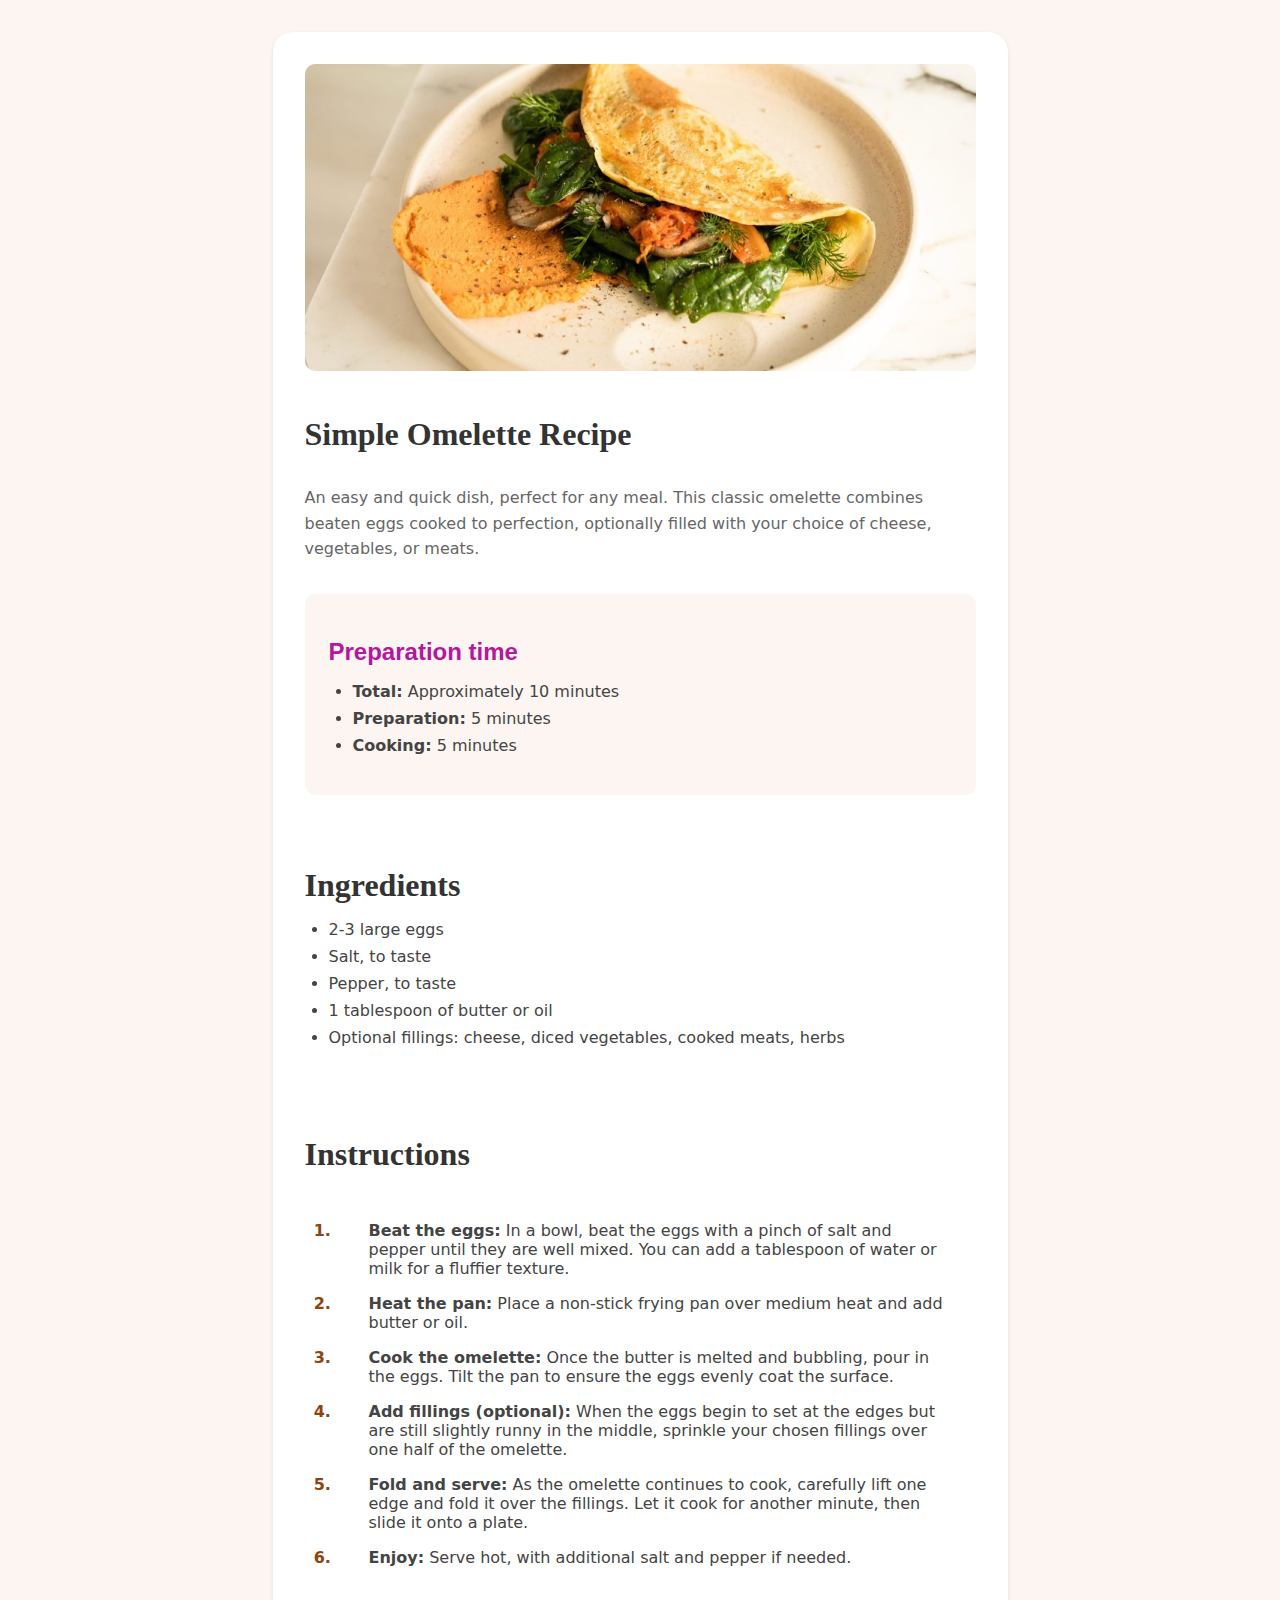
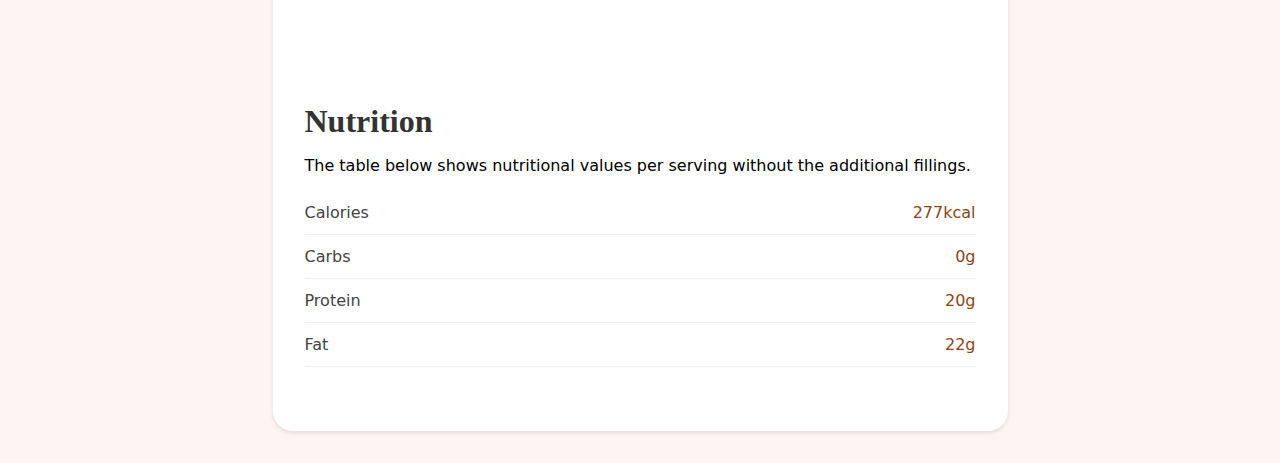
<file: index.html>
<!DOCTYPE html>
<html>
<head>
    <meta name="viewport" content="width=device-width, initial-scale=1.0">
    <title>Simple Omelette Recipe</title>
    <link rel="stylesheet" href="styles.css">
</head>
<body>
    <div class="recipe-card">
        <img src="images/image-omelette.jpeg" alt="Omelette" class="recipe-image">
        
        <h1>Simple Omelette Recipe</h1>
        
        <p class="description">
            An easy and quick dish, perfect for any meal. This classic omelette combines beaten eggs
            cooked to perfection, optionally filled with your choice of cheese, vegetables, or meats.
        </p>

        <div class="section prep-time">
            <h2>Preparation time</h2>
            <ul>
                <li><b>Total:</b> Approximately 10 minutes</li>
                <li><b>Preparation:</b> 5 minutes</li>
                <li><b>Cooking:</b> 5 minutes</li>
            </ul>
        </div>
        <br>
        <div class="section">
            <h1>Ingredients</h1>
            <ul>
                <li>2-3 large eggs</li>
                <li>Salt, to taste</li>
                <li>Pepper, to taste</li>
                <li>1 tablespoon of butter or oil</li>
                <li>Optional fillings: cheese, diced vegetables, cooked meats, herbs</li>
            </ul>
        </div>
        <br>
        <div class="section">
            <h1>Instructions</h1>
            <ol class="instructions">
                <li><b>Beat the eggs:</b> In a bowl, beat the eggs with a pinch of salt and pepper until they are well mixed. You can add a tablespoon of water or milk for a fluffier texture.</li>
                <li><b>Heat the pan:</b> Place a non-stick frying pan over medium heat and add butter or oil.</li>
                <li><b>Cook the omelette:</b> Once the butter is melted and bubbling, pour in the eggs. Tilt the pan to ensure the eggs evenly coat the surface.</li>
                <li><b>Add fillings (optional):</b> When the eggs begin to set at the edges but are still slightly runny in the middle, sprinkle your chosen fillings over one half of the omelette.</li>
                <li><b>Fold and serve:</b> As the omelette continues to cook, carefully lift one edge and fold it over the fillings. Let it cook for another minute, then slide it onto a plate.</li>
                <li><b>Enjoy:</b> Serve hot, with additional salt and pepper if needed.</li>
            </ol>
        </div>
    <br/>
        <div class="section">
            <h1>Nutrition</h1>
            <p>The table below shows nutritional values per serving without the additional fillings.</p>
            <table class="nutrition-table">
                <tr>
                    <td>Calories</td>
                    <td>277kcal</td>
                </tr>
                <tr>
                    <td>Carbs</td>
                    <td>0g</td>
                </tr>
                <tr>
                    <td>Protein</td>
                    <td>20g</td>
                </tr>
                <tr>
                    <td>Fat</td>
                    <td>22g</td>
                </tr>
            </table>
        </div>
    </div>
</body>
</html>
</file>
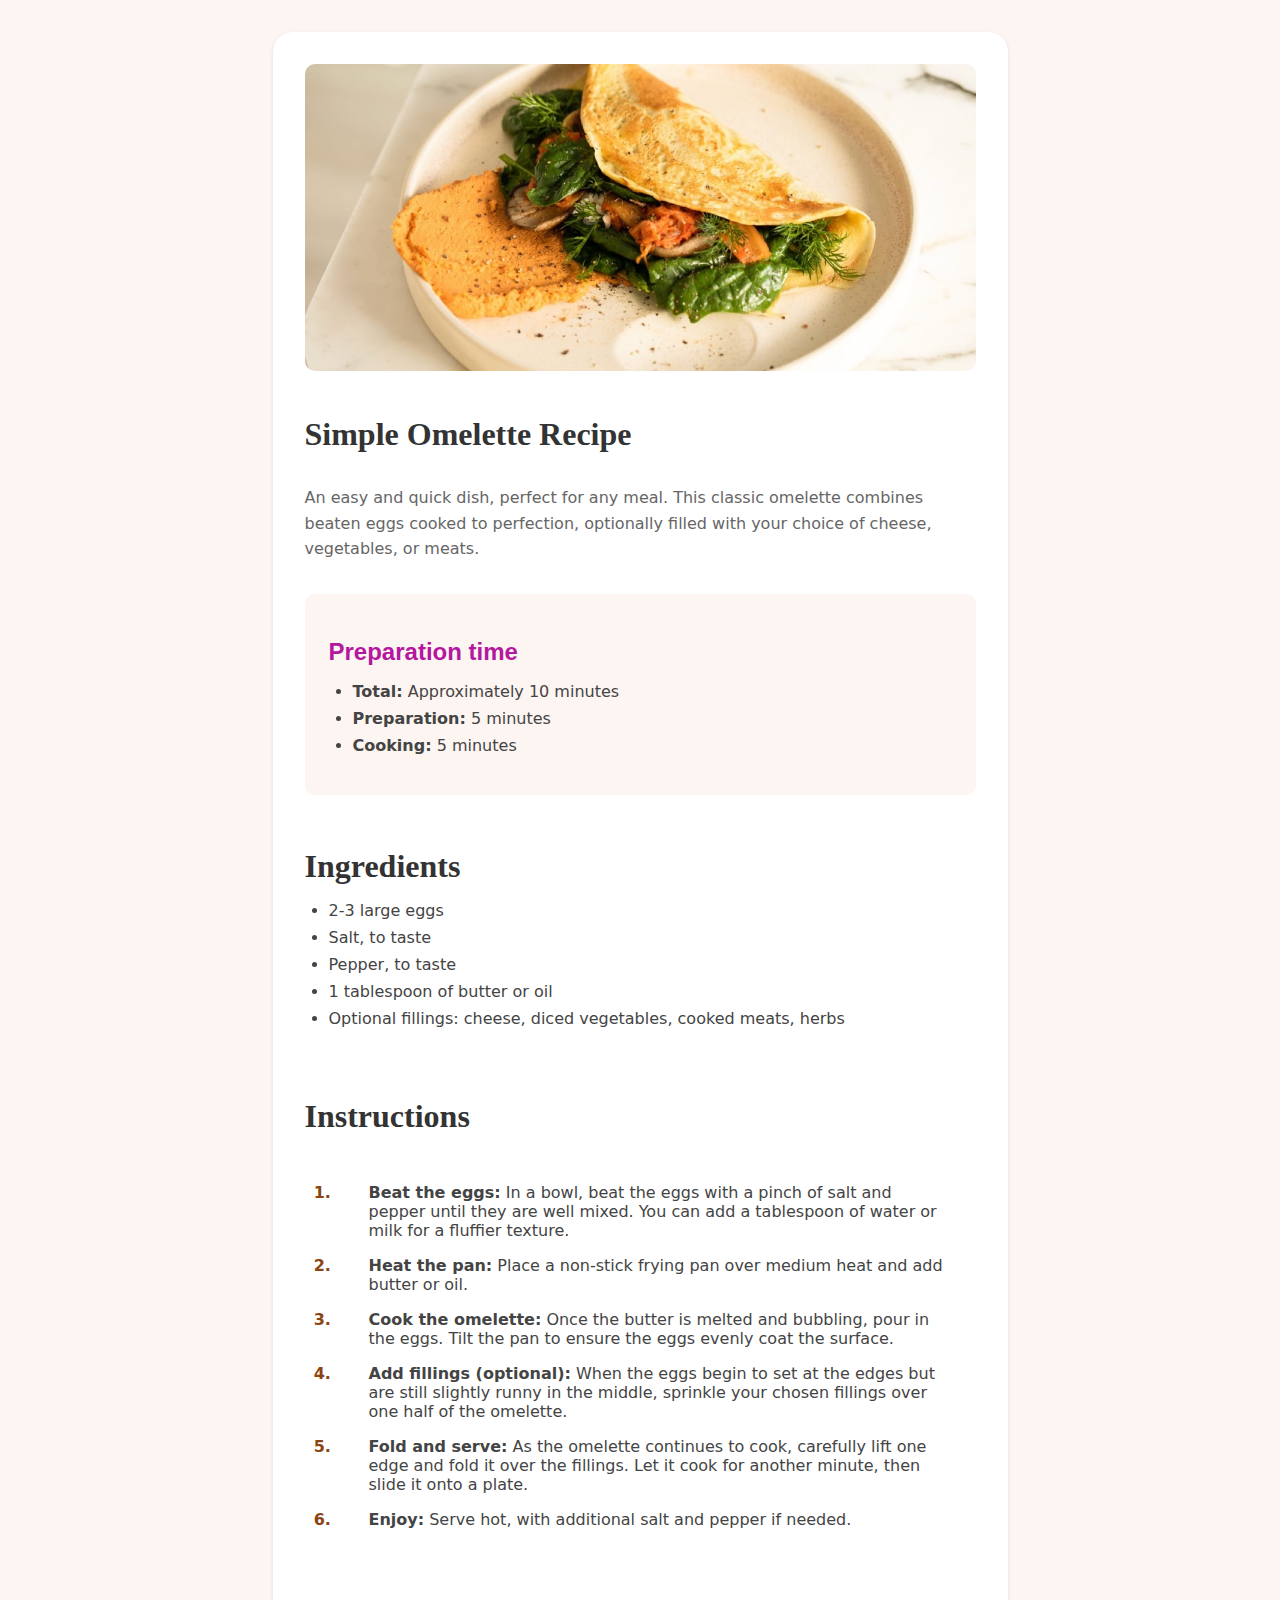
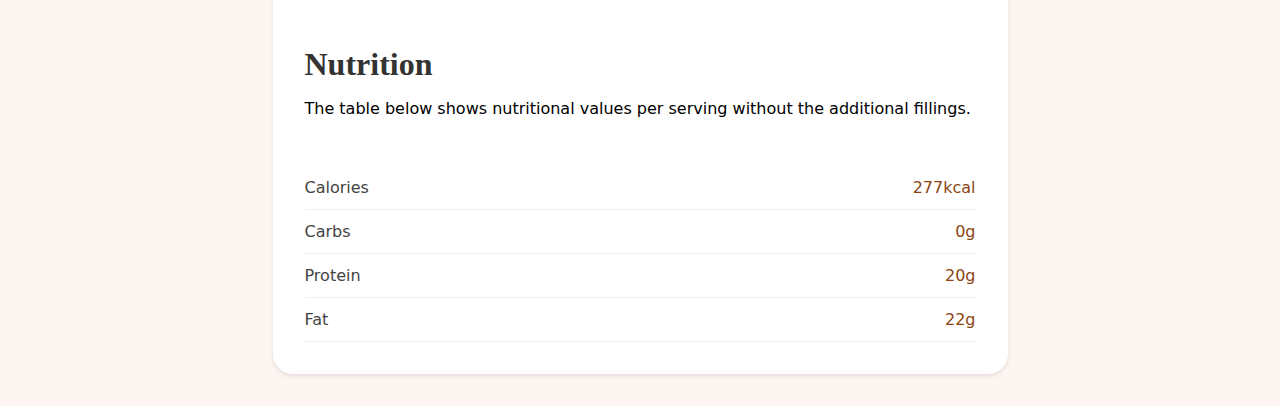
<file: main.html>
<!DOCTYPE html>
<html>
<head>
    <meta name="viewport" content="width=device-width, initial-scale=1.0">
    <title>Simple Omelette Recipe</title>
    <link rel="stylesheet" href="styles.css">
</head>
<body>
    <div class="recipe-card">
        <img src="images/image-omelette.jpeg" alt="Omelette" class="recipe-image">
        
        <h1>Simple Omelette Recipe</h1>
        
        <p class="description">
            An easy and quick dish, perfect for any meal. This classic omelette combines beaten eggs
            cooked to perfection, optionally filled with your choice of cheese, vegetables, or meats.
        </p>

        <div class="section prep-time">
            <h2>Preparation time</h2>
            <ul>
                <li><b>Total:</b> Approximately 10 minutes</li>
                <li><b>Preparation:</b> 5 minutes</li>
                <li><b>Cooking:</b> 5 minutes</li>
            </ul>
        </div>
    <table class="body-table">
        <tr>
        <div class="section">
            <h1>Ingredients</h1>
            <ul>
                <li>2-3 large eggs</li>
                <li>Salt, to taste</li>
                <li>Pepper, to taste</li>
                <li>1 tablespoon of butter or oil</li>
                <li>Optional fillings: cheese, diced vegetables, cooked meats, herbs</li>
            </ul>
        </div>
        </tr>
        <tr>
        <div class="section">
            <h1>Instructions</h1>
            <ol class="instructions">
                <li><b>Beat the eggs:</b> In a bowl, beat the eggs with a pinch of salt and pepper until they are well mixed. You can add a tablespoon of water or milk for a fluffier texture.</li>
                <li><b>Heat the pan:</b> Place a non-stick frying pan over medium heat and add butter or oil.</li>
                <li><b>Cook the omelette:</b> Once the butter is melted and bubbling, pour in the eggs. Tilt the pan to ensure the eggs evenly coat the surface.</li>
                <li><b>Add fillings (optional):</b> When the eggs begin to set at the edges but are still slightly runny in the middle, sprinkle your chosen fillings over one half of the omelette.</li>
                <li><b>Fold and serve:</b> As the omelette continues to cook, carefully lift one edge and fold it over the fillings. Let it cook for another minute, then slide it onto a plate.</li>
                <li><b>Enjoy:</b> Serve hot, with additional salt and pepper if needed.</li>
            </ol>
        </div>
        </tr>
        <tr>
        <div class="section">
            <h1>Nutrition</h1>
            <p>The table below shows nutritional values per serving without the additional fillings.</p>
            <table class="nutrition-table">
                <tr>
                    <td>Calories</td>
                    <td>277kcal</td>
                </tr>
                <tr>
                    <td>Carbs</td>
                    <td>0g</td>
                </tr>
                <tr>
                    <td>Protein</td>
                    <td>20g</td>
                </tr>
                <tr>
                    <td>Fat</td>
                    <td>22g</td>
                </tr>
            </table>
        </div>
        </tr>
    </div>
    </table>
</body>
</html>
</file>
<file: styles.css>
/* Base styles */
body {
    font-family:system-ui, -apple-system, BlinkMacSystemFont, 'Segoe UI', Roboto, Oxygen, Ubuntu, Cantarell, 'Open Sans', 'Helvetica Neue', sans-serif;
    font-size: 1rem;
    background-color: #fdf5f2;
    display: grid;
    justify-content: center;
    padding: 2rem;
    margin: 0 auto;
}


/* Recipe card container */
.recipe-card {
    width: 100%;
    max-width: 735px;
    display: grid;
    background-color: white;
    border-radius: 20px;
    padding: 2rem;
    grid-template-columns: repeat(auto-fit, minmax(25rem,1fr));
    box-sizing: border-box;
    box-shadow: 0 2px 4px rgba(0,0,0,0.1);
}

/* Mobile Styles */
@media (max-width: 768px) {
    body {
        font-size: 1.2rem;
        background-color: white;
        padding: 0rem;
        text-wrap: wrap;
        border-radius: 0%;
    }

    .recipe-card {
        width: 100%;
        max-width: 100%;
        border-radius: 0%;
        padding: 0rem;
        display: grid;
        box-sizing: initial;
        
    }

    .recipe-image{
        border-radius: 0%;   
    }

    h1,.section,.description{
        padding: 2rem;
    }
    .nutrition-table{
        padding: 4rem;
    }

    .prep-time {
        background-color: #fdf5f2;
        padding: 4rem;
        border-radius: 10px;
        margin-bottom: 20%;
    }
}


/* Image styles */
.recipe-image {
    width: 100%;
    height: auto;
    object-fit: cover;
    border-radius: 10px;
    margin-bottom: 1.5rem;
}

/* Typography */
h1 {
    color: #333;
    font-family: "outfit", serif;
    font-size: 2rem;
    margin-bottom: 1rem;
    font-weight: bold;
}

h2 {
    color: #b3189e  ;
    font-family:Arial, Helvetica, sans-serif;
    font-size: 1.5rem;
    font-weight: bold;
    margin-bottom: 1rem;
}

.description {
    color: #666;
    line-height: 1.6;
    margin-bottom: 2rem;
}

/* Section styles */
.section {
    margin-bottom: 2rem;
}

/* Preparation time section */
.prep-time {
    background-color: #fdf5f2;
    padding: 1.5rem;
    border-radius: 10px;
    margin-bottom: 2rem;
}

.prep-time-item {
    margin-bottom: 0.5rem;
}

/* Lists */
ul {
    list-style-type: disc;
    padding-left: 1.5rem;
}

li {
    margin-bottom: 0.5rem;
    color: #444;
}

ol {
    list-style-type: decimal;
    padding: 2rem;
}

/* Instructions list */
.instructions {
    counter-reset: steps;
}

.instructions li {
    margin-bottom: 1rem;
    padding-left: 2rem;
    position: relative;
}

.instructions li::before {
    color: #8b4513;
    font-weight: bold;
    position: absolute;
    left: 0;
}

ol li::marker {
    color:#8b4513;
    font-weight: bold;
}

/* Nutrition table */
.nutrition-table {
    width: 100%;
    border-collapse: collapse;
}

.nutrition-table tr {
    border-bottom: 1px solid #eee;
}

.nutrition-table td {
    padding: 0.75rem 0;
    color: #444;
}

.nutrition-table td:last-child {
    text-align: right;
    color: #8b4513;
    font-weight: 500;
}

br {
    border-bottom: 1px solid #030000;
}
</file>
